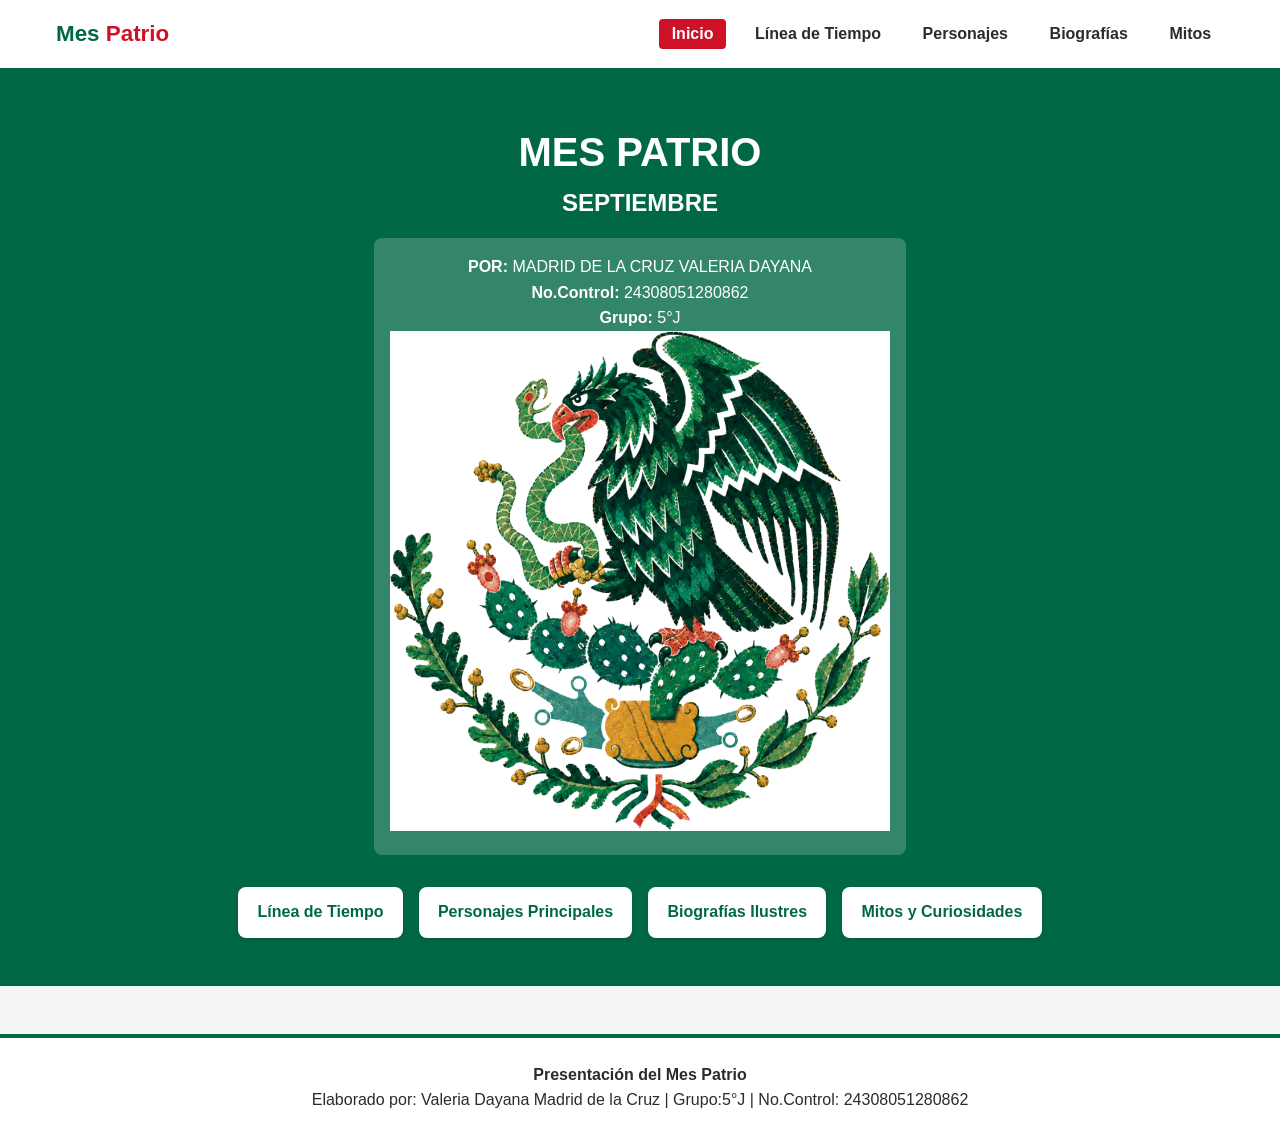
<file: Mes Patrio (Septiembre)/index.html>
<!-- Declaración que especifica al navegador el uso del estándar HTML5 -->
<!DOCTYPE html>

<!-- Apertura de la etiqueta HTML definiendo el idioma del contenido (Español) -->
<html lang="es">
<head>
    <!-- Definición de la codificación de caracteres para el correcto despliegue de tildes y caracteres especiales -->
    <meta charset="UTF-8">
    
    <!-- Título descriptivo que se muestra en la pestaña del navegador -->
    <title>Mes Patrio - Inicio</title>
    
    <!-- Enlace para cargar la tipografía externa "Montserrat" desde Google Fonts -->
    <link href="https://fonts.googleapis.com/css2?family=Montserrat:wght@400;600;700;800&display=swap" rel="stylesheet">
    
    <!-- Vinculación a la hoja de estilos externa CSS -->
    <link rel="stylesheet" href="styles.css">
</head>
<body>

    <!-- Encabezado superior de la página principal -->
    <header>
        <!-- Contenedor alineado para la marca y el menú de navegación -->
        <div class="nav-container">
            
            <!-- Logotipo del proyecto con hipervínculo a la página de inicio -->
            <a href="index.html" class="logo">Mes <span>Patrio</span></a>
            
            <!-- Estructura del menú de navegación principal -->
            <nav>
                <ul>
                    <!-- La clase "active" resalta que actualmente se está en la página principal (Inicio) -->
                    <li><a href="index.html" class="active">Inicio</a></li>
                    <li><a href="linea_tiempo.html">Línea de Tiempo</a></li>
                    <li><a href="personajes.html">Personajes</a></li>
                    <li><a href="biografias.html">Biografías</a></li>
                    <li><a href="mitos.html">Mitos</a></li>
                </ul>
            </nav>
        </div>
    </header>

    <!-- Contenido principal estructurado como portada u "Hero Section" -->
    <main class="hero hero-pagina">
        <!-- Títulos de presentación del sitio -->
        <h1>MES PATRIO</h1>
        <h2>SEPTIEMBRE</h2>
        
        <!-- Bloque con datos de autoría de la estudiante e imagen distintiva -->
        <div class="autor-box">
            <p><strong>POR:</strong> MADRID DE LA CRUZ VALERIA DAYANA</p>
            <p><strong>No.Control:</strong> 24308051280862</p>
            <p><strong>Grupo:</strong> 5°J</p>
            <!-- Imagen representativa del escudo nacional -->
            <img src="Aguila_Mexicana.png" width="500" height="500" alt="Escudo mexicano">
        </div>

        <!-- Menú en forma de tarjetas/botones con acceso directo a los módulos principales -->
        <div class="menu-tarjetas">
            <a href="linea-tiempo.html" class="btn-tema"> Línea de Tiempo</a>
            <a href="personajes.html" class="btn-tema"> Personajes Principales</a>
            <a href="biografias.html" class="btn-tema"> Biografías Ilustres</a>
            <a href="mitos.html" class="btn-tema"> Mitos y Curiosidades</a>
        </div>
    </main>

    <!-- Pie de página con créditos de la presentación -->
    <footer>
        <p><strong>Presentación del Mes Patrio </strong></p>
        <p>Elaborado por: Valeria Dayana Madrid de la Cruz | Grupo:5°J | No.Control: 24308051280862</p>
    </footer>

</body>
</html>
</file>
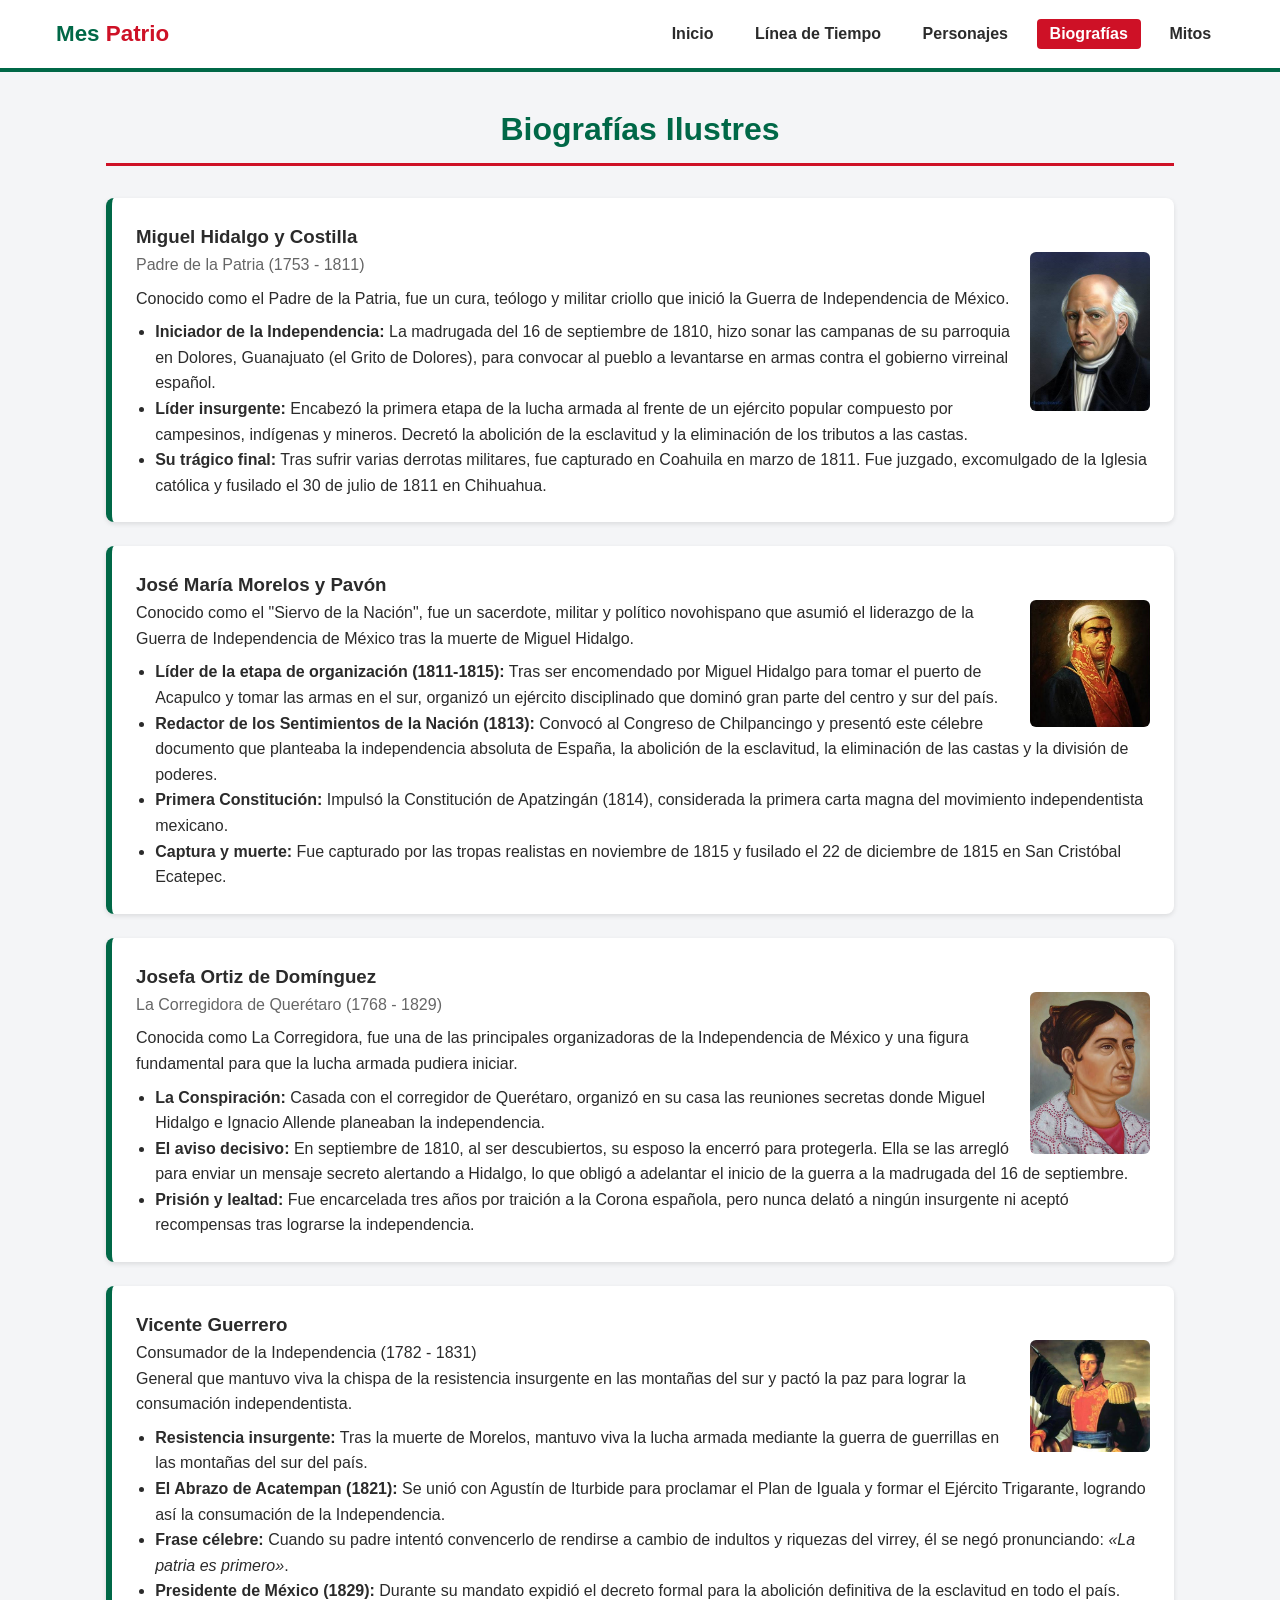
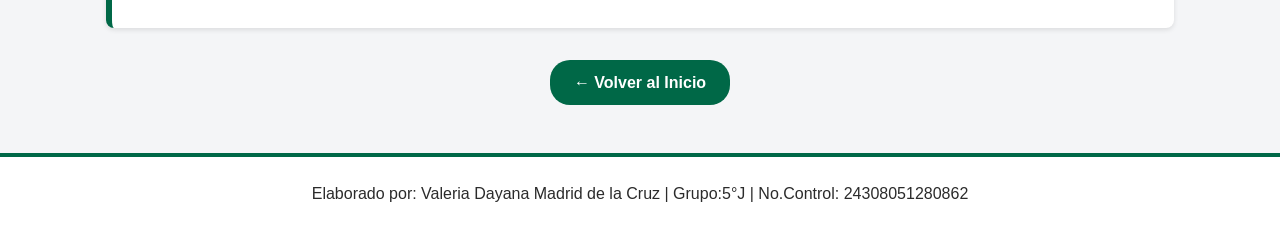
<file: Mes Patrio (Septiembre)/biografias.html>
<!-- Indica al navegador que el documento utiliza la norma estándar de HTML5 -->
<!DOCTYPE html>

<!-- Apertura del elemento raíz HTML con la definición del idioma (Español) -->
<html lang="es">
<head>
    <!-- Configuración del juego de caracteres UTF-8 para garantizar la visualización de tildes y eñes -->
    <meta charset="UTF-8">
    
    <!-- Configuración para la correcta adaptación del sitio en dispositivos móviles (diseño responsivo) -->
    <meta name="viewport" content="width=device-width, initial-scale=1.0">
    
    <!-- Título descriptivo para la pestaña de la página web -->
    <title>Biografías - Mes Patrio</title>
    
    <!-- Importación de la fuente tipográfica "Montserrat" desde Google Fonts -->
    <link href="https://fonts.googleapis.com/css2?family=Montserrat:wght@400;600;700;800&display=swap" rel="stylesheet">
    
    <!-- Enlace hacia la hoja de estilos externa CSS -->
    <link rel="stylesheet" href="styles.css">
</head>
<body>

    <!-- Encabezado global de la página -->
    <header>
        <!-- Contenedor alineado para la marca y navegación -->
        <div class="nav-container">
            
            <!-- Logotipo interactivo con enlace directo al inicio -->
            <a href="index.html" class="logo">Mes <span>Patrio</span></a>
            
            <!-- Estructura del menú de navegación -->
            <nav>
                <ul>
                    <!-- Enlaces a las subpáginas del proyecto -->
                    <li><a href="index.html">Inicio</a></li>
                    <li><a href="linea_tiempo.html">Línea de Tiempo</a></li>
                    <li><a href="personajes.html">Personajes</a></li>
                    <!-- La clase "active" resalta visualmente la sección actual (Biografías) -->
                    <li><a href="biografias.html" class="active">Biografías</a></li>
                    <li><a href="mitos.html">Mitos</a></li>
                </ul>
            </nav>
        </div>
    </header>

    <!-- Sección principal del contenido de la página -->
    <main class="contenedor">
        <!-- Título principal de la sección de biografías -->
        <h2 class="titulo-seccion">Biografías Ilustres</h2>

        <!-- Tarjeta biográfica 1: Miguel Hidalgo -->
        <article class="bio-card">
            <h3>Miguel Hidalgo y Costilla</h3>
            <img src="Miguel_Hidalgo.jpg" alt="Miguel Hidalgo">
            <p class="subtitulo">Padre de la Patria (1753 - 1811)</p>
            <p>Conocido como el Padre de la Patria, fue un cura, teólogo y militar criollo que inició la Guerra de Independencia de México.</p>
            
            <!-- Lista ordenada de puntos clave en la vida del personaje -->
            <ul class="bio-list">
                <li><strong>Iniciador de la Independencia:</strong> La madrugada del 16 de septiembre de 1810, hizo sonar las campanas de su parroquia en Dolores, Guanajuato (el Grito de Dolores), para convocar al pueblo a levantarse en armas contra el gobierno virreinal español.</li>
                <li><strong>Líder insurgente:</strong> Encabezó la primera etapa de la lucha armada al frente de un ejército popular compuesto por campesinos, indígenas y mineros. Decretó la abolición de la esclavitud y la eliminación de los tributos a las castas.</li>
                <li><strong>Su trágico final:</strong> Tras sufrir varias derrotas militares, fue capturado en Coahuila en marzo de 1811. Fue juzgado, excomulgado de la Iglesia católica y fusilado el 30 de julio de 1811 en Chihuahua.</li>
            </ul>
        </article>

        <!-- Tarjeta biográfica 2: José María Morelos -->
        <article class="bio-card">
            <h3>José María Morelos y Pavón</h3>
            <img src="Jose_Maria_Pavon.jpg" alt="José María Morelos">
            <p>Conocido como el "Siervo de la Nación", fue un sacerdote, militar y político novohispano que asumió el liderazgo de la Guerra de Independencia de México tras la muerte de Miguel Hidalgo.</p>
            
            <ul class="bio-list">
                <li><strong>Líder de la etapa de organización (1811-1815):</strong> Tras ser encomendado por Miguel Hidalgo para tomar el puerto de Acapulco y tomar las armas en el sur, organizó un ejército disciplinado que dominó gran parte del centro y sur del país.</li>
                <li><strong>Redactor de los Sentimientos de la Nación (1813):</strong> Convocó al Congreso de Chilpancingo y presentó este célebre documento que planteaba la independencia absoluta de España, la abolición de la esclavitud, la eliminación de las castas y la división de poderes.</li>
                <li><strong>Primera Constitución:</strong> Impulsó la Constitución de Apatzingán (1814), considerada la primera carta magna del movimiento independentista mexicano.</li>
                <li><strong>Captura y muerte:</strong> Fue capturado por las tropas realistas en noviembre de 1815 y fusilado el 22 de diciembre de 1815 en San Cristóbal Ecatepec.</li>
            </ul>
        </article>

        <!-- Tarjeta biográfica 3: Josefa Ortiz de Domínguez -->
        <article class="bio-card">
            <h3>Josefa Ortiz de Domínguez</h3>
            <img src="josefa_ortiz_de_domínguez.jpg" alt="Josefa Ortiz">
            <p class="subtitulo">La Corregidora de Querétaro (1768 - 1829)</p>
            <p>Conocida como La Corregidora, fue una de las principales organizadoras de la Independencia de México y una figura fundamental para que la lucha armada pudiera iniciar.</p>
            
            <ul class="bio-list">
                <li><strong>La Conspiración:</strong> Casada con el corregidor de Querétaro, organizó en su casa las reuniones secretas donde Miguel Hidalgo e Ignacio Allende planeaban la independencia.</li>
                <li><strong>El aviso decisivo:</strong> En septiembre de 1810, al ser descubiertos, su esposo la encerró para protegerla. Ella se las arregló para enviar un mensaje secreto alertando a Hidalgo, lo que obligó a adelantar el inicio de la guerra a la madrugada del 16 de septiembre.</li>
                <li><strong>Prisión y lealtad:</strong> Fue encarcelada tres años por traición a la Corona española, pero nunca delató a ningún insurgente ni aceptó recompensas tras lograrse la independencia.</li>
            </ul>
        </article>

        <!-- Tarjeta biográfica 4: Vicente Guerrero -->
        <article class="bio-card">
            <h3>Vicente Guerrero</h3>
            <img src="Vicente_Guerrero.jpg" alt="Vicente Guerrero">
            <p class="subtitulo-bio">Consumador de la Independencia (1782 - 1831)</p>
            <p>General que mantuvo viva la chispa de la resistencia insurgente en las montañas del sur y pactó la paz para lograr la consumación independentista.</p>
            
            <ul class="bio-list">
                <li><strong>Resistencia insurgente:</strong> Tras la muerte de Morelos, mantuvo viva la lucha armada mediante la guerra de guerrillas en las montañas del sur del país.</li>
                <li><strong>El Abrazo de Acatempan (1821):</strong> Se unió con Agustín de Iturbide para proclamar el Plan de Iguala y formar el Ejército Trigarante, logrando así la consumación de la Independencia.</li>
                <li><strong>Frase célebre:</strong> Cuando su padre intentó convencerlo de rendirse a cambio de indultos y riquezas del virrey, él se negó pronunciando: <em>«La patria es primero»</em>.</li>
                <li><strong>Presidente de México (1829):</strong> Durante su mandato expidió el decreto formal para la abolición definitiva de la esclavitud en todo el país.</li>
            </ul>
        </article>

        <!-- Contenedor con el botón de navegación para regresar al Inicio -->
        <div class="volver-container">
            <a href="index.html" class="btn-volver">← Volver al Inicio</a>
        </div>
    </main>

    <!-- Pie de página con información del autor del proyecto -->
    <footer>
        <p>Elaborado por: Valeria Dayana Madrid de la Cruz | Grupo:5°J | No.Control: 24308051280862</p>
    </footer>

</body>
</html>
</file>
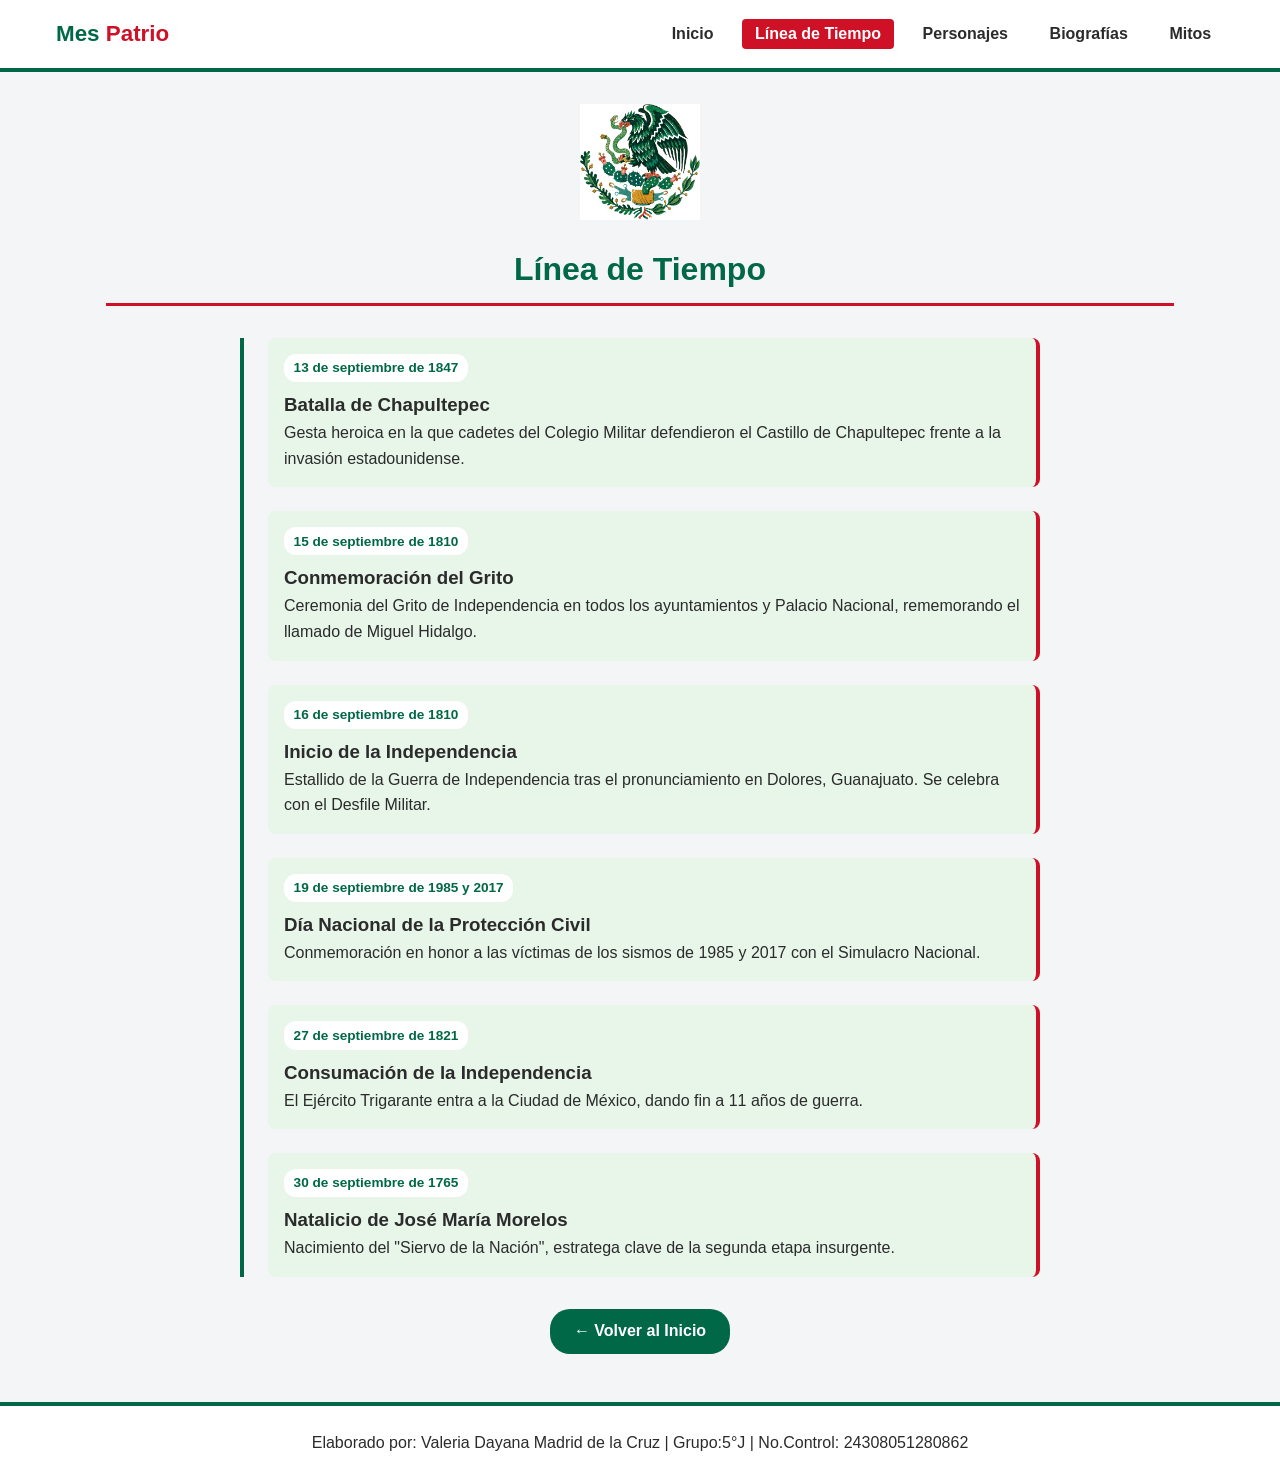
<file: Mes Patrio (Septiembre)/linea_tiempo.html>
<!-- Indica al navegador que el documento sigue la especificación estándar de HTML5 -->
<!DOCTYPE html>

<!-- Apertura de la etiqueta HTML especificando el idioma del sitio (Español) -->
<html lang="es">
<head>
    <!-- Definición de la codificación de caracteres UTF-8 para admitir acentos, eñes y caracteres especiales -->
    <meta charset="UTF-8">
    
    <!-- Configuración para asegurar que el sitio se adapte correctamente a pantallas móviles (diseño responsivo) -->
    <meta name="viewport" content="width=device-width, initial-scale=1.0">
    
    <!-- Título de la página que se muestra en la pestaña del navegador -->
    <title>Línea de Tiempo - Mes Patrio</title>
    
    <!-- Importación de la fuente tipográfica "Montserrat" desde Google Fonts -->
    <link href="https://fonts.googleapis.com/css2?family=Montserrat:wght@400;600;700;800&display=swap" rel="stylesheet">
    
    <!-- Enlace a la hoja de estilos CSS externa -->
    <link rel="stylesheet" href="styles.css">
</head>
<body>

    <!-- Encabezado principal del sitio web -->
    <header>
        <!-- Contenedor para centrar y alinear los elementos de la navegación -->
        <div class="nav-container">
            
            <!-- Logotipo del sitio con enlace de regreso a la página principal -->
            <a href="index.html" class="logo">Mes <span>Patrio</span></a>
            
            <!-- Menú de navegación global -->
            <nav>
                <ul>
                    <!-- Enlaces a las distintas secciones del proyecto -->
                    <li><a href="index.html">Inicio</a></li>
                    <!-- La clase "active" resalta visualmente la pestaña de la sección actual -->
                    <li><a href="linea_tiempo.html" class="active">Línea de Tiempo</a></li>
                    <li><a href="personajes.html">Personajes</a></li>
                    <li><a href="biografias.html">Biografías</a></li>
                    <li><a href="mitos.html">Mitos</a></li>
                </ul>
            </nav>
        </div>
    </header>

    <!-- Contenido principal de la página -->
    <main class="contenedor">
        
        <!-- Banner de encabezado con la imagen del Águila Mexicana -->
        <div class="banner-img">
            <img src="Aguila_Mexicana.png" alt="Escudo Mexicano">
        </div>

        <!-- Título principal de la sección -->
        <h2 class="titulo-seccion">Línea de Tiempo</h2>

        <!-- Contenedor principal de la línea de tiempo -->
        <div class="timeline">
            
            <!-- Evento 1: Batalla de Chapultepec -->
            <article class="timeline-item">
                <span class="fecha">13 de septiembre de 1847</span>
                <h3>Batalla de Chapultepec</h3>
                <p>Gesta heroica en la que cadetes del Colegio Militar defendieron el Castillo de Chapultepec frente a la invasión estadounidense.</p>
            </article>

            <!-- Evento 2: Conmemoración del Grito -->
            <article class="timeline-item">
                <span class="fecha">15 de septiembre de 1810</span>
                <h3>Conmemoración del Grito</h3>
                <p>Ceremonia del Grito de Independencia en todos los ayuntamientos y Palacio Nacional, rememorando el llamado de Miguel Hidalgo.</p>
            </article>

            <!-- Evento 3: Inicio de la Independencia -->
            <article class="timeline-item">
                <span class="fecha">16 de septiembre de 1810</span>
                <h3>Inicio de la Independencia</h3>
                <p>Estallido de la Guerra de Independencia tras el pronunciamiento en Dolores, Guanajuato. Se celebra con el Desfile Militar.</p>
            </article>

            <!-- Evento 4: Día Nacional de la Protección Civil -->
            <article class="timeline-item">
                <span class="fecha">19 de septiembre de 1985 y 2017</span>
                <h3>Día Nacional de la Protección Civil</h3>
                <p>Conmemoración en honor a las víctimas de los sismos de 1985 y 2017 con el Simulacro Nacional.</p>
            </article>

            <!-- Evento 5: Consumación de la Independencia -->
            <article class="timeline-item">
                <span class="fecha">27 de septiembre de 1821</span>
                <h3>Consumación de la Independencia</h3>
                <p>El Ejército Trigarante entra a la Ciudad de México, dando fin a 11 años de guerra.</p>
            </article>

            <!-- Evento 6: Natalicio de Morelos -->
            <article class="timeline-item">
                <span class="fecha">30 de septiembre de 1765</span>
                <h3>Natalicio de José María Morelos</h3>
                <p>Nacimiento del "Siervo de la Nación", estratega clave de la segunda etapa insurgente.</p>
            </article>
        </div>

        <!-- Botón para regresar a la página principal -->
        <div class="volver-container">
            <a href="index.html" class="btn-volver">← Volver al Inicio</a>
        </div>
    </main>

    <!-- Pie de página con información del estudiante/autor -->
    <footer>
        <p>Elaborado por: Valeria Dayana Madrid de la Cruz | Grupo:5°J | No.Control: 24308051280862</p>
    </footer>

</body>
</html>
</file>
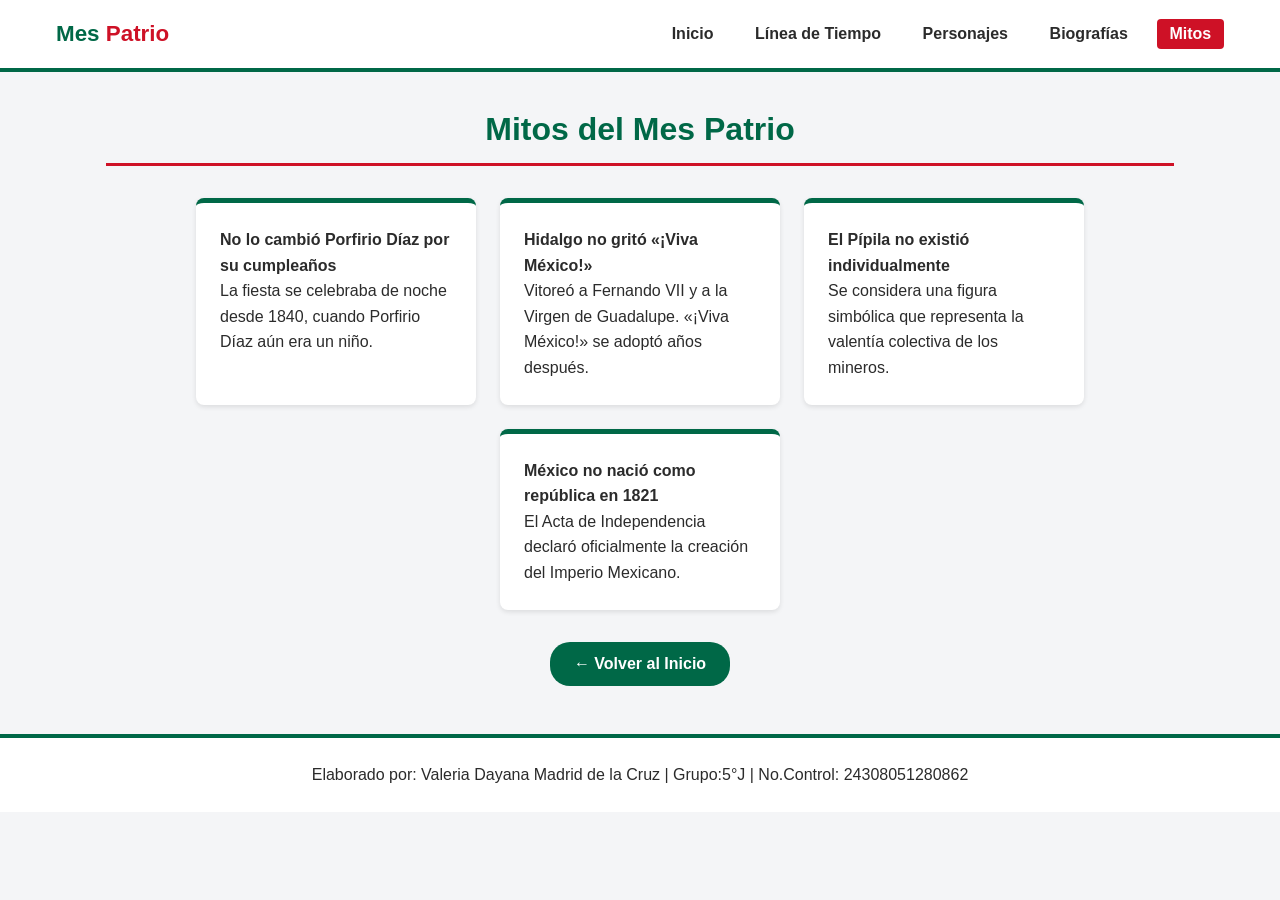
<file: Mes Patrio (Septiembre)/mitos.html>
<!-- Declaración del tipo de documento HTML5 -->
<!DOCTYPE html>

<!-- Apertura de la etiqueta HTML especificando el idioma del sitio (Español) -->
<html lang="es">
<head>
    <!-- Definición de la codificación de caracteres para soportar tildes y caracteres especiales -->
    <meta charset="UTF-8">
    
    <!-- Configuración para el diseño responsivo en dispositivos móviles -->
    <meta name="viewport" content="width=device-width, initial-scale=1.0">
    
    <!-- Título que aparece en la pestaña del navegador -->
    <title>Mitos - Mes Patrio</title>
    
    <!-- Carga de la fuente tipográfica "Montserrat" desde Google Fonts -->
    <link href="https://fonts.googleapis.com/css2?family=Montserrat:wght@400;600;700;800&display=swap" rel="stylesheet">
    
    <!-- Vinculación con la hoja de estilos externa CSS -->
    <link rel="stylesheet" href="styles.css">
</head>
<body>

    <!-- Encabezado principal del sitio -->
    <header>
        <!-- Contenedor flex/grid para estructurar la barra de navegación -->
        <div class="nav-container">
            
            <!-- Logotipo del sitio con enlace al inicio -->
            <a href="index.html" class="logo">Mes <span>Patrio</span></a>
            
            <!-- Menú de navegación -->
            <nav>
                <ul>
                    <!-- Enlaces de navegación entre secciones del sitio -->
                    <li><a href="index.html">Inicio</a></li>
                    <li><a href="linea_tiempo.html">Línea de Tiempo</a></li>
                    <li><a href="personajes.html">Personajes</a></li>
                    <li><a href="biografias.html">Biografías</a></li>
                    <!-- La clase "active" resalta la sección en la que se encuentra el usuario -->
                    <li><a href="mitos.html" class="active">Mitos</a></li>
                </ul>
            </nav>
        </div>
    </header>

    <!-- Contenido principal del documento -->
    <main class="contenedor">
        <!-- Encabezado de la sección actual -->
        <h2 class="titulo-seccion">Mitos del Mes Patrio</h2>

        <!-- Rejilla que agrupa las tarjetas de mitos históricos -->
        <div class="grid-cards">
            
            <!-- Tarjeta 1: Mito del cambio de fecha por Porfirio Díaz -->
            <article class="mito-card">
                <h4>No lo cambió Porfirio Díaz por su cumpleaños</h4>
                <p>La fiesta se celebraba de noche desde 1840, cuando Porfirio Díaz aún era un niño.</p>
            </article>

            <!-- Tarjeta 2: Mito sobre el Grito de Dolores -->
            <article class="mito-card">
                <h4>Hidalgo no gritó «¡Viva México!»</h4>
                <p>Vitoreó a Fernando VII y a la Virgen de Guadalupe. «¡Viva México!» se adoptó años después.</p>
            </article>

            <!-- Tarjeta 3: Mito sobre la existencia del Pípila -->
            <article class="mito-card">
                <h4>El Pípila no existió individualmente</h4>
                <p>Se considera una figura simbólica que representa la valentía colectiva de los mineros.</p>
            </article>

            <!-- Tarjeta 4: Mito sobre la forma de gobierno en 1821 -->
            <article class="mito-card">
                <h4>México no nació como república en 1821</h4>
                <p>El Acta de Independencia declaró oficialmente la creación del Imperio Mexicano.</p>
            </article>
        </div>

        <!-- Contenedor con botón de retorno al inicio -->
        <div class="volver-container">
            <a href="index.html" class="btn-volver">← Volver al Inicio</a>
        </div>
    </main>

    <!-- Pie de página con los datos de autoría y créditos -->
    <footer>
        <p>Elaborado por: Valeria Dayana Madrid de la Cruz | Grupo:5°J | No.Control: 24308051280862</p>
    </footer>

</body>
</html>
</file>
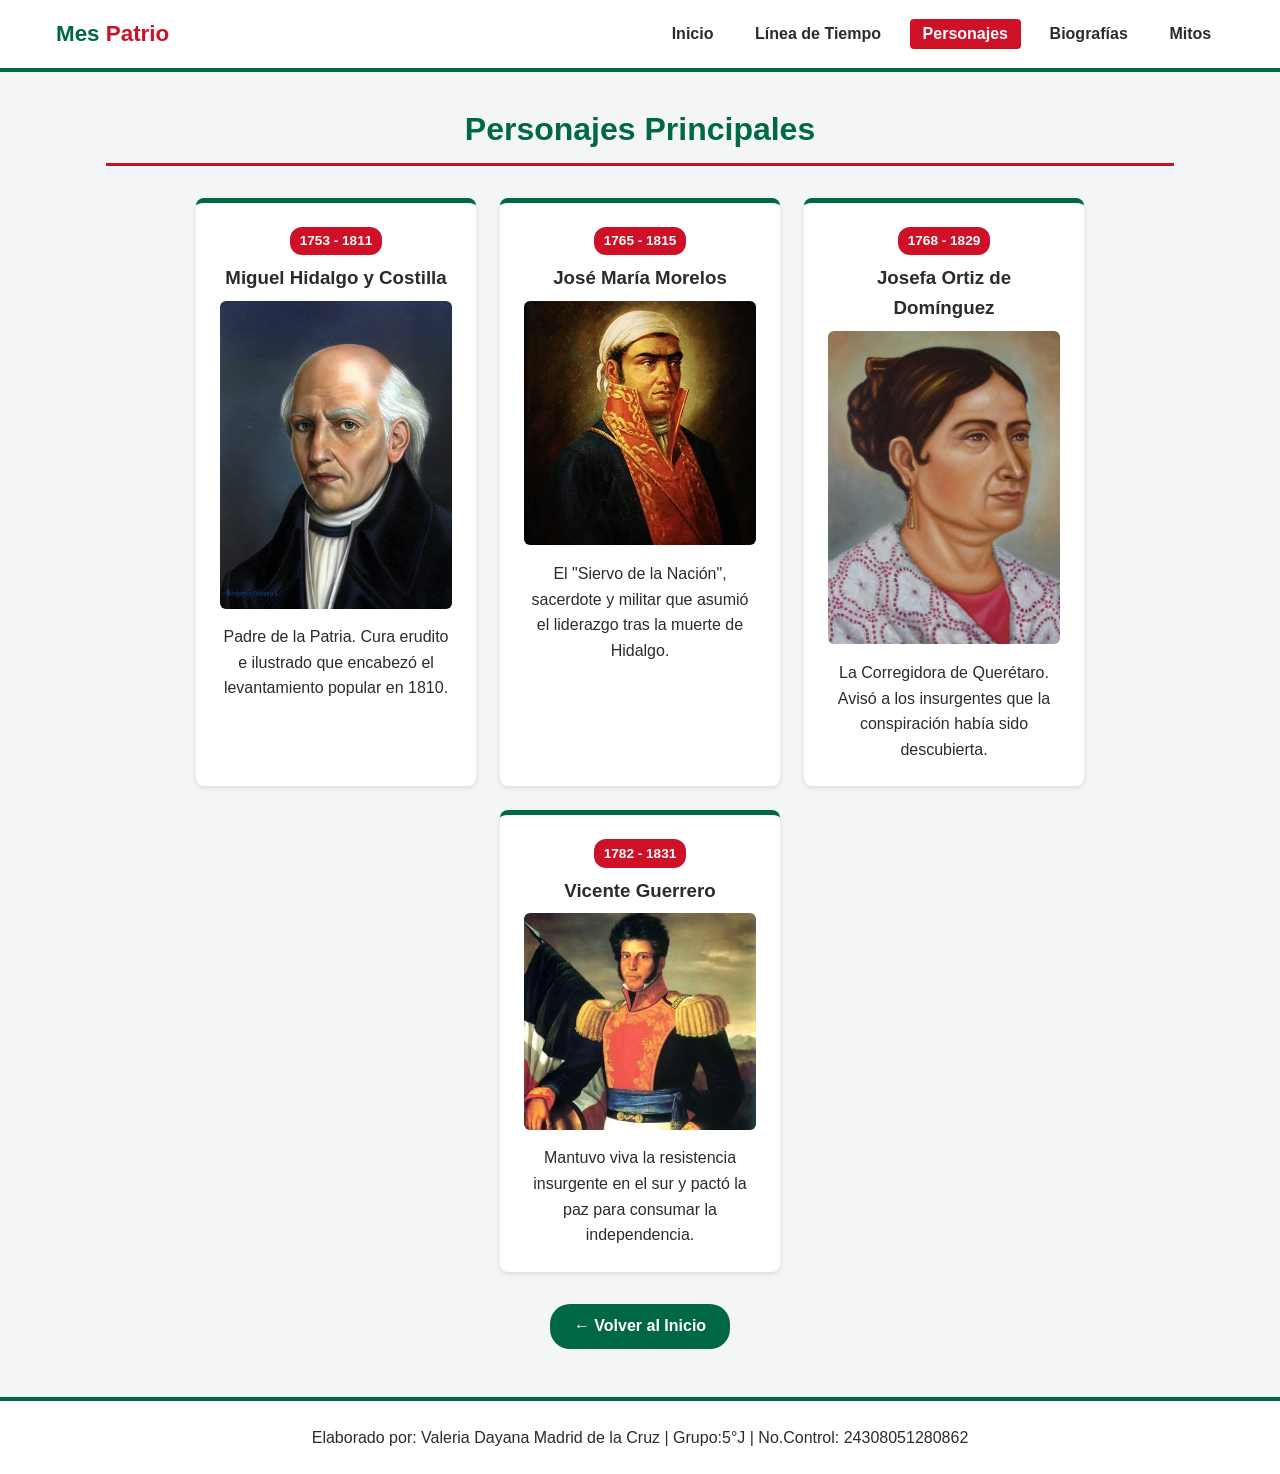
<file: Mes Patrio (Septiembre)/personajes.html>
<!-- Indica al navegador que el documento está escrito bajo la especificación de HTML5 -->
<!DOCTYPE html>

<!-- Apertura del documento HTML y definición del idioma del contenido (Español) -->
<html lang="es">
<head>
    <!-- Configuración del juego de caracteres UTF-8 para soportar acentos y caracteres especiales (ñ, á, etc.) -->
    <meta charset="UTF-8">
    
    <!-- Configuración para asegurar una correcta visualización en dispositivos móviles (diseño responsivo) -->
    <meta name="viewport" content="width=device-width, initial-scale=1.0">
    
    <!-- Título que aparece en la pestaña del navegador -->
    <title>Personajes - Mes Patrio</title>
    
    <!-- Enlace a la tipografía "Montserrat" desde Google Fonts -->
    <link href="https://fonts.googleapis.com/css2?family=Montserrat:wght@400;600;700;800&display=swap" rel="stylesheet">
    
    <!-- Enlace a la hoja de estilos externa en CSS -->
    <link rel="stylesheet" href="styles.css">
</head>
<body>

    <!-- Encabezado principal del sitio web -->
    <header>
        <!-- Contenedor para centrar y estructurar los elementos del menú de navegación -->
        <div class="nav-container">
            
            <!-- Logotipo del sitio con un enlace a la página principal -->
            <a href="index.html" class="logo">Mes <span>Patrio</span></a>
            
            <!-- Menú de navegación principal -->
            <nav>
                <ul>
                    <!-- Enlaces a las diferentes secciones del sitio -->
                    <li><a href="index.html">Inicio</a></li>
                    <li><a href="linea_tiempo.html">Línea de Tiempo</a></li>
                    <!-- La clase "active" indica visualmente la página en la que se encuentra actualmente el usuario -->
                    <li><a href="personajes.html" class="active">Personajes</a></li>
                    <li><a href="biografias.html">Biografías</a></li>
                    <li><a href="mitos.html">Mitos</a></li>
                </ul>
            </nav>
        </div>
    </header>

    <!-- Contenido principal de la página -->
    <main class="contenedor">
        <!-- Título principal de la sección -->
        <h2 class="titulo-seccion">Personajes Principales</h2>

        <!-- Contenedor en cuadrícula para organizar las tarjetas de los personajes -->
        <div class="grid-cards">
            
            <!-- Tarjeta 1: Miguel Hidalgo -->
            <article class="card-personaje">
                <span class="etiqueta">1753 - 1811</span>
                <h3>Miguel Hidalgo y Costilla</h3>
                <img src="Miguel_Hidalgo.jpg" alt="Miguel Hidalgo">
                <p>Padre de la Patria. Cura erudito e ilustrado que encabezó el levantamiento popular en 1810.</p>
            </article>

            <!-- Tarjeta 2: José María Morelos -->
            <article class="card-personaje">
                <span class="etiqueta">1765 - 1815</span>
                <h3>José María Morelos</h3>
                <img src="Jose_Maria_Pavon.jpg" alt="José María Morelos">
                <p>El "Siervo de la Nación", sacerdote y militar que asumió el liderazgo tras la muerte de Hidalgo.</p>
            </article>

            <!-- Tarjeta 3: Josefa Ortiz de Domínguez -->
            <article class="card-personaje">
                <span class="etiqueta">1768 - 1829</span>
                <h3>Josefa Ortiz de Domínguez</h3>
                <img src="josefa_ortiz_de_domínguez.jpg" alt="Josefa Ortiz">
                <p>La Corregidora de Querétaro. Avisó a los insurgentes que la conspiración había sido descubierta.</p>
            </article>

            <!-- Tarjeta 4: Vicente Guerrero -->
            <article class="card-personaje">
                <span class="etiqueta">1782 - 1831</span>
                <h3>Vicente Guerrero</h3>
                <img src="Vicente_Guerrero.jpg" alt="Vicente Guerrero">
                <p>Mantuvo viva la resistencia insurgente en el sur y pactó la paz para consumar la independencia.</p>
            </article>
        </div>

        <!-- Contenedor del botón para regresar a la página principal -->
        <div class="volver-container">
            <a href="index.html" class="btn-volver">← Volver al Inicio</a>
        </div>
    </main>

    <!-- Pie de página con información del autor o créditos del proyecto -->
    <footer>
        <p>Elaborado por: Valeria Dayana Madrid de la Cruz | Grupo:5°J | No.Control: 24308051280862</p>
    </footer>

</body>
</html>
</file>
<file: Mes Patrio (Septiembre)/styles.css>
/* VARIABLES Y ESTILOS BASE */
:root {
  --verde: #006847; /* Variable CSS para definir el verde patrio principal */
  --rojo: #CE1126; /* Variable CSS para definir el rojo patrio secundario */
  --blanco: #ffffff; /* Variable CSS para definir el fondo de tarjetas y texto en botones */
  --fondo: #f4f5f7; /* Variable CSS para definir el color de fondo general de la página */
  --texto: #2B2B2B; /* Variable CSS para definir el color principal del texto (gris oscuro) */
}

* {
  margin: 0; /* Elimina todos los márgenes externos por defecto de todos los elementos */
  padding: 0; /* Elimina todos los rellenos internos por defecto de todos los elementos */
  box-sizing: border-box; /* Incluye bordes y rellenos en el cálculo del ancho y alto total */
  font-family: Arial, sans-serif; /* Define la tipografía por defecto para todo el sitio */
}

body {
  background-color: var(--fondo); /* Aplica el color de fondo general definido en las variables */
  color: var(--texto); /* Establece el color de texto general definido en las variables */
  line-height: 1.6; /* Define una altura de línea proporcional para facilitar la lectura */
}

.contenedor {
  max-width: 1100px; /* Establece el ancho máximo de la zona principal de contenido */
  margin: 2rem auto; /* Centra el contenedor horizontalmente y asigna margen arriba y abajo */
  padding: 0 1rem; /* Agrega un espaciado lateral interno para que el contenido no toque los bordes */
}

/* NAVEGACIÓN */
header {
  background: var(--blanco); /* Define el color de fondo del encabezado superior */
  border-bottom: 4px solid var(--verde); /* Agrega una línea verde en el borde inferior del encabezado */
  position: sticky; /* Hace que el encabezado se quede fijo al hacer desplazamiento */
  top: 0; /* Fija la posición del encabezado en la parte superior de la pantalla */
}

.nav-container {
  max-width: 1200px; /* Ancho máximo para alinear el contenido interno del menú */
  margin: 0 auto; /* Centra horizontalmente el contenedor de la navegación */
  display: flex; /* Activa el modelo de caja flexible para organizar su contenido */
  justify-content: space-between; /* Distribuye el logotipo y el menú a los extremos opuestos */
  align-items: center; /* Alinea verticalmente los elementos al centro */
  padding: 1rem; /* Añade espaciado interno en todos los lados de la barra */
}

.logo {
  font-size: 1.4rem; /* Establece el tamaño de letra para el texto del logotipo */
  font-weight: bold; /* Aplica estilo negrita a la tipografía del logotipo */
  color: var(--verde); /* Asigna el color verde patrio al texto base del logotipo */
  text-decoration: none; /* Elimina el subrayado por defecto del enlace en el logotipo */
}

.logo span { color: var(--rojo); } /* Cambia a color rojo el texto dentro de la etiqueta span del logo */

nav ul {
  display: flex; /* Convierte la lista no ordenada en una fila flexible horizontal */
  list-style: none; /* Quita los viñetas o puntos por defecto de la lista de navegación */
  gap: 1rem; /* Define el espacio de separación horizontal entre los elementos del menú */
}

nav a {
  text-decoration: none; /* Quita el subrayado a los enlaces de la navegación */
  color: var(--texto); /* Establece el color de texto por defecto para los enlaces */
  font-weight: bold; /* Aplica estilo negrita a los textos del menú */
  padding: 0.4rem 0.8rem; /* Agrega relleno interno arriba/abajo e izquierda/derecha a las pestañas */
  border-radius: 4px; /* Redondea levemente las esquinas del fondo de los enlaces */
}

nav a:hover, nav a.active {
  color: var(--blanco); /* Cambia el texto a color blanco al pasar el ratón o al estar activo */
  background-color: var(--rojo); /* Pinta el fondo de color rojo al pasar el ratón o al estar activo */
}

/* PORTADA */
.hero-pagina {
  background: var(--verde); /* Define el fondo verde para la sección principal de bienvenida */
  color: white; /* Establece en blanco el color de letra para los textos de la portada */
  text-align: center; /* Centra horizontalmente todos los elementos del bloque de portada */
  padding: 3rem 1rem; /* Añade relleno superior/inferior de 3rem y lateral de 1rem */
}

.hero-pagina h1 { font-size: 2.5rem; } /* Define un tamaño grande para el título principal de la portada */
.hero-pagina h2 { font-size: 1.5rem; margin-bottom: 1rem; } /* Tamaño para el subtítulo y margen inferior */

.autor-box {
  background: rgba(255, 255, 255, 0.2); /* Crea un fondo blanco translúcido con opacidad del 20% */
  padding: 1rem; /* Aplica espacio de relleno en el interior de la caja de datos */
  border-radius: 8px; /* Redondea los bordes del recuadro de la información del alumno */
  margin-bottom: 2rem; /* Agrega espacio por debajo del bloque antes del menú */
  display: inline-block; /* Ajusta el ancho de la caja al tamaño exacto de su contenido */
}

/* BOTONES DE TEMAS */
.menu-tarjetas {
  display: flex; /* Dispone las tarjetas en una estructura de caja flexible */
  flex-wrap: wrap; /* Permite que los botones bajen a la siguiente fila si no hay espacio */
  gap: 1rem; /* Agrega un espacio uniforme de separación entre cada botón de tema */
  justify-content: center; /* Centra horizontalmente los botones dentro de la portada */
}

.btn-tema {
  background: var(--blanco); /* Otorga fondo blanco a los botones del menú principal */
  color: var(--verde); /* Define el color del texto en verde para los botones de temas */
  text-decoration: none; /* Quita el subrayado del texto en los enlaces tipo botón */
  padding: 0.8rem 1.2rem; /* Aplica un espacio de relleno amplio para dar forma de botón */
  border-radius: 8px; /* Suaviza las esquinas de los botones con bordes redondeados */
  font-weight: bold; /* Resalta el texto del botón en negrita */
  box-shadow: 0 2px 5px rgba(0,0,0,0.1); /* Añade una sutil sombra inferior para generar relieve */
}

.btn-tema:hover {
  background: var(--rojo); /* Cambia el fondo del botón a rojo al pasar el ratón por encima */
  color: var(--blanco); /* Cambia el texto del botón a blanco al hacer hover */
}

/* TITULOS Y TARJETAS */
.titulo-seccion {
  text-align: center; /* Centra el texto de los títulos de las secciones */
  font-size: 2rem; /* Define el tamaño del texto para los títulos de cada página */
  color: var(--verde); /* Asigna el color verde patrio a las cabeceras de sección */
  margin-bottom: 2rem; /* Separa el título de las tarjetas inferiores mediante un margen */
  border-bottom: 3px solid var(--rojo); /* Agrega una línea roja decorativa por debajo del título */
  padding-bottom: 0.5rem; /* Otorga un espacio entre el texto del título y su línea inferior */
}

.grid-cards {
  display: flex; /* Organiza las tarjetas dentro de un contenedor flexible */
  flex-wrap: wrap; /* Permite que las tarjetas formen múltiples filas al redimensionar */
  gap: 1.5rem; /* Establece la separación entre cada tarjeta en la cuadrícula */
  justify-content: center; /* Centra las tarjetas horizontalmente en la pantalla */
}

.banner-img { text-align: center; margin-bottom: 1rem; } /* Centra la imagen del banner e incluye margen */
.banner-img img { max-width: 120px; } /* Delimita el tamaño máximo de la imagen del banner */

/* LÍNEA DE TIEMPO */
.timeline {
  max-width: 800px; /* Limita el ancho horizontal del contenedor de la línea de tiempo */
  margin: 0 auto; /* Centra el bloque de la línea de tiempo en el medio de la página */
  border-left: 4px solid var(--verde); /* Crea la barra vertical principal de la línea en color verde */
  padding-left: 1.5rem; /* Separa los recuadros del eje vertical de la línea de tiempo */
}

.timeline-item {
  margin-bottom: 1.5rem; /* Establece la distancia entre cada evento de la línea de tiempo */
  background: #e8f5e9; /* Otorga un fondo verde muy claro a los bloques de eventos */
  padding: 1rem; /* Añade relleno interior para el contenido de cada evento */
  border-radius: 8px; /* Curva los bordes de la caja de cada evento */
  border-right: 4px solid var(--rojo); /* Añade un borde decorativo en rojo al lado derecho */
}

.fecha, .etiqueta {
  display: inline-block; /* Permite aplicar márgenes y rellenos a las etiquetas de texto */
  font-weight: bold; /* Establece en negrita el texto dentro de las fechas y etiquetas */
  font-size: 0.85rem; /* Ajusta a un tamaño de letra más pequeño y legible para las insignias */
  padding: 0.2rem 0.6rem; /* Crea un relleno interno pequeño para dar aspecto de insignia */
  border-radius: 12px; /* Redondea al máximo los bordes para generar un efecto de píldora */
  margin-bottom: 0.5rem; /* Añade una separación hacia abajo respecto al título del evento */
}

.fecha { background: var(--blanco); color: var(--verde); } /* Define fondo blanco y letra verde para fechas */
.etiqueta { background: var(--rojo); color: white; } /* Define fondo rojo y letra blanca para etiquetas */

/* PERSONAJES Y BIOGRAFÍAS */
.card-personaje, .mito-card {
  background: var(--blanco); /* Establece fondo blanco en tarjetas de personajes y mitos */
  border-radius: 8px; /* Redondea las cuatro esquinas de las tarjetas */
  padding: 1.5rem; /* Agrega espacio de relleno interno para el texto e imágenes */
  border-top: 5px solid var(--verde); /* Agrega una franja superior decorativa en verde */
  box-shadow: 0 2px 5px rgba(0,0,0,0.1); /* Crea una sombra suave alrededor de las tarjetas */
  width: 280px; /* Fija un ancho exacto uniforme para la cuadrícula de tarjetas */
}

.card-personaje { text-align: center; } /* Centra el texto e imágenes en las tarjetas de personajes */
.card-personaje img { max-width: 100%; border-radius: 6px; margin: 0.5rem 0; } /* Ajusta la imagen al ancho */

.bio-card {
  background: var(--blanco); /* Define fondo blanco para las tarjetas de biografías completas */
  border-radius: 8px; /* Aplica bordes redondeados al recuadro de biografía */
  padding: 1.5rem; /* Añade relleno interno en la caja de cada biografía */
  margin-bottom: 1.5rem; /* Otorga un margen inferior entre una biografía y otra */
  border-left: 6px solid var(--verde); /* Agrega un borde grueso decorativo en el lado izquierdo */
  box-shadow: 0 2px 5px rgba(0,0,0,0.1); /* Mantiene el efecto de sombra en las tarjetas */
}

.bio-card img { max-width: 120px; border-radius: 6px; float: right; margin-left: 1rem; } /* Foto a la derecha */

.subtitulo { color: #666; margin-bottom: 0.5rem; } /* Pinta en gris tenue el subtítulo y le da margen */
.bio-list { list-style: disc; padding-left: 1.2rem; margin-top: 0.5rem; } /* Lista con viñetas e identación */

/* BOTÓN VOLVER */
.volver-container { text-align: center; margin-top: 2rem; } /* Centra el botón de regreso y le da margen arriba */
.btn-volver {
  display: inline-block; /* Permite aplicar dimensiones y espaciados al enlace de retorno */
  background: var(--verde); /* Asigna fondo verde al botón de volver */
  color: white; /* Define el texto del botón de volver en color blanco */
  text-decoration: none; /* Elimina la línea de subrayado del enlace */
  padding: 0.6rem 1.5rem; /* Otorga la forma de botón alargado con relleno interno */
  border-radius: 20px; /* Curva los bordes de forma redonda/ovalada */
  font-weight: bold; /* Resalta el texto del botón en negrita */
}

.btn-volver:hover { background: var(--rojo); } /* Cambia a rojo el botón de regresar al pasar el ratón */

/* FOOTER */
footer {
  background: var(--blanco); /* Define fondo blanco para la barra del pie de página */
  text-align: center; /* Centra horizontalmente todo el texto del pie de página */
  padding: 1.5rem; /* Agrega un espacio interno de relleno en el pie de página */
  border-top: 4px solid var(--verde); /* Agrega un borde superior verde decorativo */
  margin-top: 3rem; /* Crea un margen amplio para separarlo del contenido superior */
}

/* RESPONSIVO */
@media (max-width: 768px) {
  .nav-container { flex-direction: column; gap: 0.8rem; } /* Cambia el menú a columna en pantallas chicas */
  .hero-pagina h1 { font-size: 1.8rem; } /* Disminuye el tamaño del título de la portada en móviles */
  .bio-card img { float: none; display: block; margin: 0 auto 1rem; } /* Centra imágenes en móviles */
}
</file>
